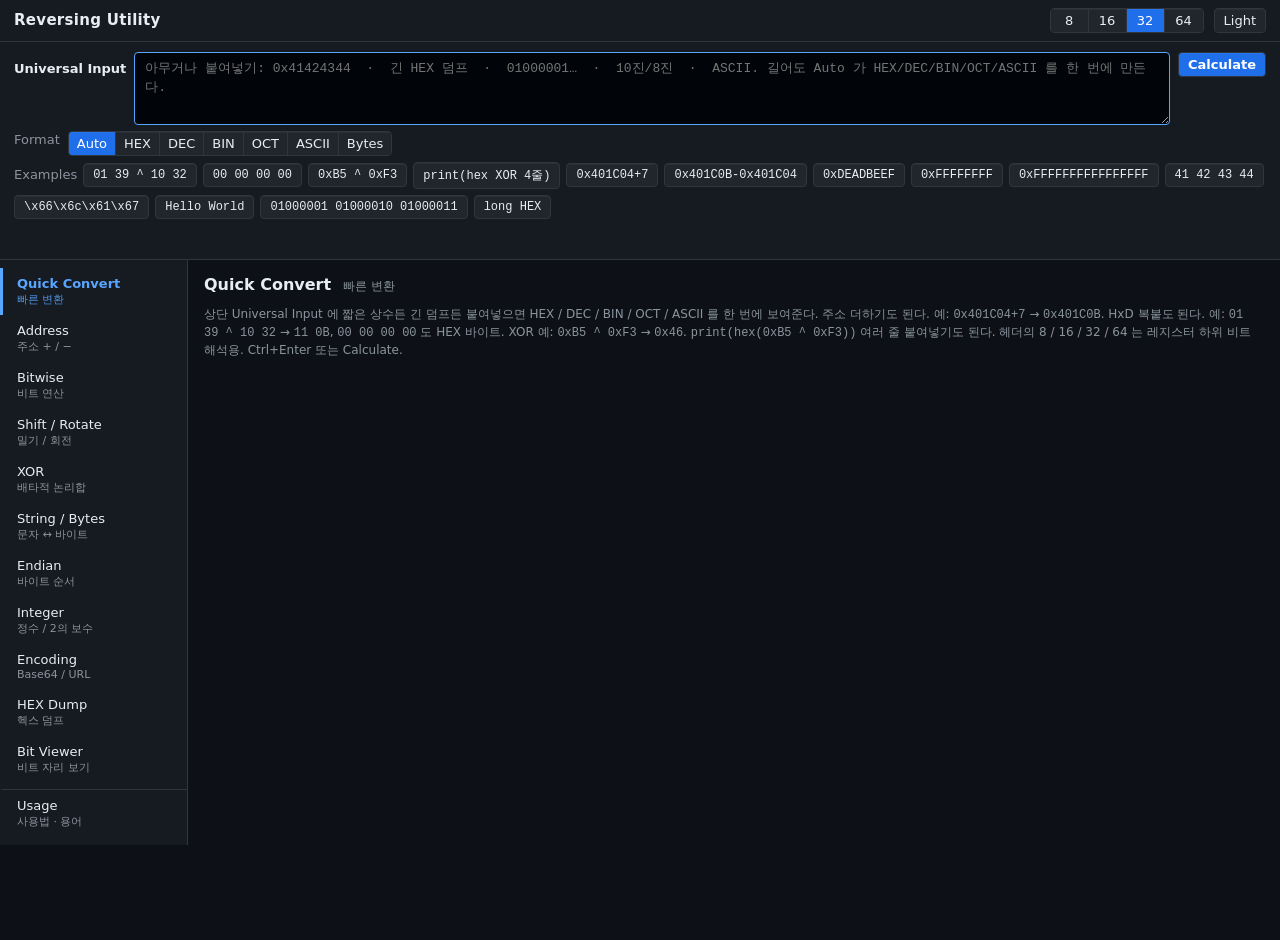
<file: index.html>
<!DOCTYPE html>
<html lang="en" data-theme="dark">
<head>
  <meta charset="UTF-8">
  <meta name="viewport" content="width=device-width, initial-scale=1">
  <meta name="referrer" content="no-referrer">
  <title>Reversing Utility</title>
  <link rel="stylesheet" href="css/style.css">
</head>
<body>
  <header class="app-header">
    <h1>Reversing Utility</h1>
    <div class="header-right">
      <div class="width-group" data-role="width" title="Bit width">
        <button type="button" data-width="8">8</button>
        <button type="button" data-width="16">16</button>
        <button type="button" data-width="32" class="active">32</button>
        <button type="button" data-width="64">64</button>
      </div>
      <button type="button" class="theme-btn" id="theme-toggle">Light</button>
    </div>
  </header>

  <section class="universal">
    <div class="universal-top">
      <label for="u-input">Universal Input</label>
      <textarea id="u-input" spellcheck="false" autocomplete="off" rows="3"
                placeholder="아무거나 붙여넣기: 0x41424344  ·  긴 HEX 덤프  ·  01000001…  ·  10진/8진  ·  ASCII. 길어도 Auto 가 HEX/DEC/BIN/OCT/ASCII 를 한 번에 만든다."></textarea>
      <button type="button" class="calc-btn" id="u-calc">Calculate</button>
    </div>
    <div class="universal-top">
      <span class="muted" style="color:var(--muted)">Format</span>
      <div class="fmt-group" id="u-format">
        <button type="button" data-fmt="auto" class="active">Auto</button>
        <button type="button" data-fmt="hex">HEX</button>
        <button type="button" data-fmt="dec">DEC</button>
        <button type="button" data-fmt="bin">BIN</button>
        <button type="button" data-fmt="oct">OCT</button>
        <button type="button" data-fmt="ascii">ASCII</button>
        <button type="button" data-fmt="bytes">Bytes</button>
      </div>
    </div>
    <div class="examples">
      <span>Examples</span>
      <button type="button" class="example-btn" data-example="01 39 ^ 10 32">01 39 ^ 10 32</button>
      <button type="button" class="example-btn" data-example="00 00 00 00">00 00 00 00</button>
      <button type="button" class="example-btn" data-example="0xB5 ^ 0xF3">0xB5 ^ 0xF3</button>
      <button type="button" class="example-btn" data-example="print(hex(0xB5 ^ 0xF3))
print(hex(0x21 ^ 0x0F))
print(hex(0xD0 ^ 0x1E))
print(hex(0xFE ^ 0xFA))">print(hex XOR 4줄)</button>
      <button type="button" class="example-btn" data-example="0x401C04+7">0x401C04+7</button>
      <button type="button" class="example-btn" data-example="0x401C0B-0x401C04">0x401C0B-0x401C04</button>
      <button type="button" class="example-btn" data-example="0xDEADBEEF">0xDEADBEEF</button>
      <button type="button" class="example-btn" data-example="0xFFFFFFFF">0xFFFFFFFF</button>
      <button type="button" class="example-btn" data-example="0xFFFFFFFFFFFFFFFF">0xFFFFFFFFFFFFFFFF</button>
      <button type="button" class="example-btn" data-example="41 42 43 44">41 42 43 44</button>
      <button type="button" class="example-btn" data-example="\x66\x6c\x61\x67">\x66\x6c\x61\x67</button>
      <button type="button" class="example-btn" data-example="Hello World">Hello World</button>
      <button type="button" class="example-btn" data-example="01000001 01000010 01000011">01000001 01000010 01000011</button>
      <button type="button" class="example-btn" data-example="48656c6c6f20576f726c64212048656c6c6f20576f726c64212048656c6c6f20576f726c6421">long HEX</button>
    </div>
    <div class="detected" id="u-detected"></div>
    <div class="error" id="u-error"></div>
    <div class="result-grid" id="u-results"></div>
  </section>

  <div class="layout">
    <nav class="sidebar" id="sidebar">
      <button type="button" class="nav-btn active" data-tool="convert">Quick Convert<span class="nav-ko">빠른 변환</span></button>
      <button type="button" class="nav-btn" data-tool="address">Address<span class="nav-ko">주소 + / −</span></button>
      <button type="button" class="nav-btn" data-tool="bitwise">Bitwise<span class="nav-ko">비트 연산</span></button>
      <button type="button" class="nav-btn" data-tool="shift">Shift / Rotate<span class="nav-ko">밀기 / 회전</span></button>
      <button type="button" class="nav-btn" data-tool="xor">XOR<span class="nav-ko">배타적 논리합</span></button>
      <button type="button" class="nav-btn" data-tool="bytes">String / Bytes<span class="nav-ko">문자 ↔ 바이트</span></button>
      <button type="button" class="nav-btn" data-tool="endian">Endian<span class="nav-ko">바이트 순서</span></button>
      <button type="button" class="nav-btn" data-tool="integer">Integer<span class="nav-ko">정수 / 2의 보수</span></button>
      <button type="button" class="nav-btn" data-tool="encoding">Encoding<span class="nav-ko">Base64 / URL</span></button>
      <button type="button" class="nav-btn" data-tool="dump">HEX Dump<span class="nav-ko">헥스 덤프</span></button>
      <button type="button" class="nav-btn" data-tool="bits">Bit Viewer<span class="nav-ko">비트 자리 보기</span></button>
      <button type="button" class="nav-btn nav-usage" data-tool="usage">Usage<span class="nav-ko">사용법 · 용어</span></button>
    </nav>

    <main class="main">
      <!-- Quick Convert: universal 영역이 본체. 여기서는 안내만. -->
      <section class="panel active" id="panel-convert">
        <h2>Quick Convert <small>빠른 변환</small></h2>
        <p class="hint">
          상단 Universal Input 에 짧은 상수든 긴 덤프든 붙여넣으면 HEX / DEC / BIN / OCT / ASCII 를 한 번에 보여준다.
          주소 더하기도 된다. 예: <code>0x401C04+7</code> → <code>0x401C0B</code>.
          HxD 복붙도 된다. 예: <code>01 39 ^ 10 32</code> → <code>11 0B</code>, <code>00 00 00 00</code> 도 HEX 바이트.
          XOR 예: <code>0xB5 ^ 0xF3</code> → <code>0x46</code>.
          <code>print(hex(0xB5 ^ 0xF3))</code> 여러 줄 붙여넣기도 된다.
          헤더의 8 / 16 / 32 / 64 는 레지스터 하위 비트 해석용. Ctrl+Enter 또는 Calculate.
        </p>
      </section>

      <section class="panel" id="panel-address">
        <h2>Address <small>주소 더하기 / 빼기</small></h2>
        <p class="hint">
          주소 계산은 더하기·빼기가 거의 전부다. A와 B를 넣으면 <strong>A+B</strong> 와 <strong>A−B</strong> 를 동시에 보여 준다.
          곱하기·나누기 버튼은 안 둔다. ×2/4/8 은 Shift(SHL)와 같고, 배열이면 아래 식에
          <code>0x401000 + 3*0x18</code> / <code>(0x401054-0x401000)/4</code> 처럼 넣으면 된다.
        </p>
        <div class="form-row">
          <div class="field">
            <label for="ad-expr">식 (붙여넣기)</label>
            <input type="text" id="ad-expr" spellcheck="false" autocomplete="off" placeholder="0x401C04 + 7  또는  0x401C0B - 0x401C04">
            <div class="error" id="ad-expr-err"></div>
          </div>
        </div>
        <div class="examples">
          <button type="button" class="example-btn" id="ad-ex-add" data-ad-expr="0x401C04 + 7">0x401C04 + 7</button>
          <button type="button" class="example-btn" id="ad-ex-sub" data-ad-expr="0x401C0B - 0x401C04">0x401C0B - 0x401C04</button>
          <button type="button" class="example-btn" id="ad-ex-idx" data-ad-expr="0x401000 + 3*0x18">0x401000 + 3*0x18</button>
        </div>
        <p class="hint">또는 칸을 나눠서 (더하기와 빼기를 둘 다 계산):</p>
        <div class="form-row">
          <div class="field">
            <label for="ad-a">A (베이스 / 주소)</label>
            <input type="text" id="ad-a" spellcheck="false" autocomplete="off" placeholder="0x401C04" value="0x401C04">
            <div class="error" id="ad-a-err"></div>
          </div>
          <div class="field">
            <label for="ad-b">B (오프셋 / 다른 주소)</label>
            <input type="text" id="ad-b" spellcheck="false" autocomplete="off" placeholder="7" value="7">
            <div class="error" id="ad-b-err"></div>
          </div>
        </div>
        <div class="error" id="ad-err"></div>
        <pre class="dump" id="ad-proof"></pre>
        <div class="op-grid" id="ad-ops"></div>
        <div id="ad-out"></div>
      </section>

      <section class="panel" id="panel-bitwise">
        <h2>Bitwise Calculator <small>비트 연산</small></h2>
        <p class="hint">A, B 와 bit width 로 AND / OR / XOR / NOT / ADD / SUB / MUL (mod 2^N) 을 동시에 계산한다. 전부 BigInt.</p>
        <div class="form-row">
          <div class="field">
            <label for="bw-a">A</label>
            <input type="text" id="bw-a" spellcheck="false" autocomplete="off" placeholder="0xF0">
            <div class="error" id="bw-a-err"></div>
          </div>
          <div class="field">
            <label for="bw-b">B</label>
            <input type="text" id="bw-b" spellcheck="false" autocomplete="off" placeholder="0x0F">
            <div class="error" id="bw-b-err"></div>
          </div>
          <div class="field narrow">
            <label>Width</label>
            <div class="width-group" data-role="width">
              <button type="button" data-width="8">8</button>
              <button type="button" data-width="16">16</button>
              <button type="button" data-width="32" class="active">32</button>
              <button type="button" data-width="64">64</button>
            </div>
          </div>
        </div>
        <div class="op-grid" id="bw-ops"></div>
      </section>

      <section class="panel" id="panel-shift">
        <h2>Shift / Rotate <small>밀기 / 회전</small></h2>
        <p class="hint">SHL / SHR / SAR / ROL / ROR. Rotate 는 선택한 bit width 로 wrap 된다.</p>
        <div class="form-row">
          <div class="field">
            <label for="sh-val">Value</label>
            <input type="text" id="sh-val" spellcheck="false" autocomplete="off" placeholder="0x81">
            <div class="error" id="sh-val-err"></div>
          </div>
          <div class="field narrow">
            <label for="sh-count">Shift Count</label>
            <input type="text" id="sh-count" spellcheck="false" autocomplete="off" placeholder="1" value="1">
            <div class="error" id="sh-count-err"></div>
          </div>
          <div class="field narrow">
            <label>Width</label>
            <div class="width-group" data-role="width">
              <button type="button" data-width="8">8</button>
              <button type="button" data-width="16">16</button>
              <button type="button" data-width="32" class="active">32</button>
              <button type="button" data-width="64">64</button>
            </div>
          </div>
        </div>
        <div class="op-grid" id="sh-ops"></div>
      </section>

      <section class="panel" id="panel-xor">
        <h2>XOR Tool <small>배타적 논리합</small></h2>

        <h3>암호문 XOR 평문가정 = 키</h3>
        <p class="hint">
          암호문과 “이 평문일 것이다”를 XOR 하면 키가 나온다. 파이썬으로
          <code>print(hex(0xB5 ^ 0xF3))</code> 를 여러 줄 짜지 말고 여기다 붙여넣으면 된다.
        </p>
        <div class="form-row">
          <div class="field">
            <label for="xc-ct">암호문 (HEX)</label>
            <textarea id="xc-ct" spellcheck="false" placeholder="B5 21 D0 FE">B5 21 D0 FE</textarea>
            <div class="error" id="xc-ct-err"></div>
          </div>
          <div class="field">
            <label for="xc-pt">평문가정 (HEX 또는 ASCII)</label>
            <textarea id="xc-pt" spellcheck="false" placeholder="F3 0F 1E FA">F3 0F 1E FA</textarea>
            <div class="error" id="xc-pt-err"></div>
          </div>
        </div>
        <div class="form-row">
          <div class="field narrow">
            <label for="xc-pt-fmt">평문 형식</label>
            <select id="xc-pt-fmt">
              <option value="hex" selected>HEX</option>
              <option value="ascii">ASCII</option>
            </select>
          </div>
        </div>
        <pre class="dump" id="xc-proof"></pre>
        <div id="xc-out"></div>

        <h3>Numeric XOR</h3>
        <p class="hint">정수 XOR. Bitwise 탭의 XOR 과 같다.</p>
        <div class="form-row">
          <div class="field">
            <label for="xn-a">Value A</label>
            <input type="text" id="xn-a" spellcheck="false" autocomplete="off" placeholder="0x41">
            <div class="error" id="xn-a-err"></div>
          </div>
          <div class="field">
            <label for="xn-b">Value B</label>
            <input type="text" id="xn-b" spellcheck="false" autocomplete="off" placeholder="0x20">
            <div class="error" id="xn-b-err"></div>
          </div>
        </div>
        <div class="op-grid" id="xn-ops"></div>

        <h3>String / Byte XOR</h3>
        <p class="hint">ASCII XOR ASCII, HEX XOR HEX, ASCII XOR HEX Key, HEX XOR ASCII Key. 길이가 같아야 한다.</p>
        <div class="form-row">
          <div class="field">
            <label for="xs-data">Data</label>
            <textarea id="xs-data" spellcheck="false" placeholder="Hello"></textarea>
            <div class="error" id="xs-data-err"></div>
          </div>
          <div class="field">
            <label for="xs-key">Key</label>
            <textarea id="xs-key" spellcheck="false" placeholder="key!!"></textarea>
            <div class="error" id="xs-key-err"></div>
          </div>
        </div>
        <div class="form-row">
          <div class="field narrow">
            <label for="xs-data-fmt">Data format</label>
            <select id="xs-data-fmt">
              <option value="ascii">ASCII</option>
              <option value="hex">HEX</option>
            </select>
          </div>
          <div class="field narrow">
            <label for="xs-key-fmt">Key format</label>
            <select id="xs-key-fmt">
              <option value="ascii">ASCII</option>
              <option value="hex">HEX</option>
            </select>
          </div>
        </div>
        <div id="xs-out"></div>

        <h3>Repeating-key XOR</h3>
        <p class="hint">키가 데이터 길이만큼 반복된다. 예: Data <code>48 65 6c 6c 6f</code> / Key <code>KEY</code>.</p>
        <div class="form-row">
          <div class="field">
            <label for="xr-data">Data</label>
            <textarea id="xr-data" spellcheck="false" placeholder="48 65 6c 6c 6f"></textarea>
            <div class="error" id="xr-data-err"></div>
          </div>
          <div class="field">
            <label for="xr-key">Key</label>
            <textarea id="xr-key" spellcheck="false" placeholder="KEY"></textarea>
            <div class="error" id="xr-key-err"></div>
          </div>
        </div>
        <div class="form-row">
          <div class="field narrow">
            <label for="xr-data-fmt">Data format</label>
            <select id="xr-data-fmt">
              <option value="hex" selected>HEX</option>
              <option value="ascii">ASCII</option>
            </select>
          </div>
          <div class="field narrow">
            <label for="xr-key-fmt">Key format</label>
            <select id="xr-key-fmt">
              <option value="ascii" selected>ASCII</option>
              <option value="hex">HEX</option>
            </select>
          </div>
        </div>
        <div id="xr-out"></div>

        <h3>Single-byte XOR Bruteforce</h3>
        <p class="hint">키 0x00–0xFF 전부 시도. printable ASCII 점수 높은 순.</p>
        <div class="form-row">
          <div class="field">
            <label for="xb-data">Data</label>
            <textarea id="xb-data" spellcheck="false" placeholder="1a 0c 09 06 06"></textarea>
            <div class="error" id="xb-data-err"></div>
          </div>
          <div class="field narrow">
            <label for="xb-fmt">Format</label>
            <select id="xb-fmt">
              <option value="hex">HEX</option>
              <option value="ascii">ASCII</option>
            </select>
          </div>
        </div>
        <div class="table-wrap" id="xb-table"></div>
      </section>

      <section class="panel" id="panel-bytes">
        <h2>String / Bytes <small>문자 ↔ 바이트</small></h2>
        <p class="hint">ASCII ↔ HEX ↔ Binary. HEX 는 41424344, 41 42 43 44, 41:42:43:44, 0x41 0x42, \x41\x42 모두 허용.</p>
        <div class="form-row">
          <div class="field narrow">
            <label for="by-mode">Conversion</label>
            <select id="by-mode">
              <option value="ascii-hex">ASCII → HEX</option>
              <option value="hex-ascii">HEX → ASCII</option>
              <option value="ascii-bin">ASCII → Binary</option>
              <option value="bin-ascii">Binary → ASCII</option>
              <option value="hex-bin">HEX → Binary</option>
              <option value="bin-hex">Binary → HEX</option>
            </select>
          </div>
        </div>
        <div class="form-row">
          <div class="field">
            <label for="by-in">Input</label>
            <textarea id="by-in" spellcheck="false" placeholder="ABC"></textarea>
            <div class="error" id="by-in-err"></div>
          </div>
        </div>
        <div id="by-out"></div>

        <h3>Byte padding</h3>
        <div class="form-row">
          <div class="field">
            <label for="pad-in">HEX bytes</label>
            <input type="text" id="pad-in" spellcheck="false" autocomplete="off" placeholder="41 42">
            <div class="error" id="pad-in-err"></div>
          </div>
          <div class="field narrow">
            <label for="pad-len">Pad to (bytes)</label>
            <select id="pad-len">
              <option>2</option>
              <option selected>4</option>
              <option>8</option>
              <option>16</option>
            </select>
          </div>
          <div class="field narrow">
            <label for="pad-side">Side</label>
            <select id="pad-side">
              <option value="left">Left (MSB 00)</option>
              <option value="right">Right (LSB 00)</option>
            </select>
          </div>
        </div>
        <div id="pad-out"></div>
      </section>

      <section class="panel" id="panel-endian">
        <h2>Endian Converter <small>바이트 순서</small></h2>
        <p class="hint">Big Endian ↔ Little Endian. 2 / 4 / 8 byte 단위. 예: 12 34 56 78 → 78 56 34 12.</p>
        <div class="form-row">
          <div class="field">
            <label for="en-in">HEX bytes</label>
            <input type="text" id="en-in" spellcheck="false" autocomplete="off" placeholder="12 34 56 78">
            <div class="error" id="en-in-err"></div>
          </div>
          <div class="field narrow">
            <label for="en-unit">Unit</label>
            <select id="en-unit">
              <option value="2">2 bytes</option>
              <option value="4" selected>4 bytes</option>
              <option value="8">8 bytes</option>
            </select>
          </div>
        </div>
        <div id="en-out"></div>

        <h3>Integer BSWAP</h3>
        <p class="hint">선택한 bit width 의 바이트 순서를 뒤집는다. 32bit 0x12345678 → 0x78563412.</p>
        <div class="form-row">
          <div class="field">
            <label for="bs-in">Value</label>
            <input type="text" id="bs-in" spellcheck="false" autocomplete="off" placeholder="0x12345678">
            <div class="error" id="bs-in-err"></div>
          </div>
        </div>
        <div id="bs-out"></div>
      </section>

      <section class="panel" id="panel-integer">
        <h2>Integer Interpreter <small>정수 / 2의 보수</small></h2>
        <p class="hint">같은 비트 패턴을 signed / unsigned / HEX / BIN 으로 본다. 폭에 안 맞으면 하위 비트를 자르고 truncated 표시.</p>
        <div class="form-row">
          <div class="field">
            <label for="int-in">Value</label>
            <input type="text" id="int-in" spellcheck="false" autocomplete="off" placeholder="0xFFFFFFFF">
            <div class="error" id="int-in-err"></div>
          </div>
        </div>
        <div class="table-wrap" id="int-table"></div>

        <h3>Two's Complement</h3>
        <p class="hint">Original, Binary, 2의 보수 (부정), Signed / Unsigned 해석.</p>
        <div class="form-row">
          <div class="field">
            <label for="tc-in">Value</label>
            <input type="text" id="tc-in" spellcheck="false" autocomplete="off" placeholder="5">
            <div class="error" id="tc-in-err"></div>
          </div>
        </div>
        <div id="tc-out"></div>

        <h3>Bit extras</h3>
        <p class="hint">Nibble swap, bit reverse, popcount, parity. 입력은 위의 Integer Value 를 사용한다.</p>
        <div id="ex-out"></div>
      </section>

      <section class="panel" id="panel-encoding">
        <h2>Encoding <small>Base64 / URL</small></h2>
        <p class="hint">보조 기능. Base64 / URL. 브라우저 내장 API 만 사용하며 네트워크 요청은 없다.</p>
        <div class="split-2">
          <div>
            <h3>Base64 Encode</h3>
            <div class="field">
              <label for="b64e-in">Input (ASCII / bytes as text)</label>
              <textarea id="b64e-in" spellcheck="false" placeholder="Hello"></textarea>
            </div>
            <div id="b64e-out"></div>
          </div>
          <div>
            <h3>Base64 Decode</h3>
            <div class="field">
              <label for="b64d-in">Base64</label>
              <textarea id="b64d-in" spellcheck="false" placeholder="SGVsbG8="></textarea>
              <div class="error" id="b64d-err"></div>
            </div>
            <div id="b64d-out"></div>
          </div>
          <div>
            <h3>URL Encode</h3>
            <div class="field">
              <label for="urle-in">Input</label>
              <textarea id="urle-in" spellcheck="false" placeholder="a b=c"></textarea>
            </div>
            <div id="urle-out"></div>
          </div>
          <div>
            <h3>URL Decode</h3>
            <div class="field">
              <label for="urld-in">Input</label>
              <textarea id="urld-in" spellcheck="false" placeholder="a%20b%3Dc"></textarea>
              <div class="error" id="urld-err"></div>
            </div>
            <div id="urld-out"></div>
          </div>
        </div>
      </section>

      <section class="panel" id="panel-dump">
        <h2>HEX Dump <small>헥스 덤프</small></h2>
        <p class="hint">문자열 또는 HEX 를 hexdump 형식으로 보여준다.</p>
        <div class="form-row">
          <div class="field">
            <label for="hd-in">Input</label>
            <textarea id="hd-in" spellcheck="false" placeholder="Hello World"></textarea>
            <div class="error" id="hd-in-err"></div>
          </div>
        </div>
        <div class="form-row">
          <div class="field narrow">
            <label for="hd-fmt">Format</label>
            <select id="hd-fmt">
              <option value="ascii">ASCII</option>
              <option value="hex">HEX</option>
            </select>
          </div>
          <div class="field narrow">
            <label for="hd-width">Bytes / line</label>
            <select id="hd-width">
              <option value="8">8</option>
              <option value="16" selected>16</option>
            </select>
          </div>
        </div>
        <div class="inline-copy">
          <pre class="dump" id="hd-out"></pre>
          <button type="button" class="copy-btn" data-copy="#hd-out">Copy</button>
        </div>
      </section>

      <section class="panel" id="panel-bits">
        <h2>Bit Viewer <small>비트 자리 보기</small></h2>
        <p class="hint">어셈블리 bit mask 확인용. 예: 0xA5 → 7..0 = 1 0 1 0 0 1 0 1</p>
        <div class="form-row">
          <div class="field">
            <label for="bv-in">Value</label>
            <input type="text" id="bv-in" spellcheck="false" autocomplete="off" placeholder="0xA5">
            <div class="error" id="bv-in-err"></div>
          </div>
        </div>
        <div id="bv-meta"></div>
        <div class="bit-table" id="bv-table"></div>
      </section>

      <section class="panel panel-usage" id="panel-usage">
        <h2>Usage <small>사용법 · 용어 찾기</small></h2>
        <p class="hint">영어 이름이 기억 안 나면 여기만 보면 된다. 단어 뜻을 먼저 보고, 아래에서 도구를 고른다.</p>

        <h3>자주 까먹는 단어</h3>
        <div class="table-wrap">
          <table class="glossary">
            <thead>
              <tr><th>영어</th><th>한국어</th><th>한 줄 설명</th></tr>
            </thead>
            <tbody>
              <tr><td>HEX</td><td>16진수</td><td>0~9, A~F. 예: 0x41 = 65 = 문자 A</td></tr>
              <tr><td>DEC</td><td>10진수</td><td>평소에 쓰는 숫자. 65, 1094861636</td></tr>
              <tr><td>BIN</td><td>2진수</td><td>0과 1. 컴퓨터가 실제로 다루는 비트</td></tr>
              <tr><td>OCT</td><td>8진수</td><td>0~7. 유닉스 권한 0755 같은 데 나옴</td></tr>
              <tr><td>ASCII</td><td>문자</td><td>숫자 코드를 글자로. 0x41 → A, 0x20 → 공백</td></tr>
              <tr><td>Bytes</td><td>바이트 배열</td><td>8비트 묶음. 41 42 43 44</td></tr>
              <tr><td>Bit</td><td>비트</td><td>0 또는 1 한 자리. 8비트가 1바이트</td></tr>
              <tr><td>Nibble</td><td>니블</td><td>4비트 = HEX 숫자 하나. 0xA 는 1010</td></tr>
              <tr><td>Signed</td><td>부호 있는 정수</td><td>음수 가능. 8bit 0xFF = -1</td></tr>
              <tr><td>Unsigned</td><td>부호 없는 정수</td><td>0 이상만. 8bit 0xFF = 255</td></tr>
              <tr><td>Endian</td><td>엔디안</td><td>바이트를 앞에 둘지 뒤에 둘지. intel은 보통 Little</td></tr>
              <tr><td>Big Endian</td><td>빅 엔디안</td><td>큰 자리 바이트가 먼저. 12 34 56 78</td></tr>
              <tr><td>Little Endian</td><td>리틀 엔디안</td><td>작은 자리 바이트가 먼저. 78 56 34 12</td></tr>
              <tr><td>AND</td><td>논리곱</td><td>둘 다 1이어야 1. and eax, 0xff → 하위 1바이트만 남김</td></tr>
              <tr><td>OR</td><td>논리합</td><td>하나라도 1이면 1. 비트를 켜는 용도</td></tr>
              <tr><td>XOR</td><td>배타적 논리합</td><td>서로 다르면 1. 암호/난독화에 매우 자주 나옴</td></tr>
              <tr><td>NOT</td><td>비트 반전</td><td>0↔1. 1의 보수</td></tr>
              <tr><td>SHL</td><td>왼쪽 시프트</td><td>비트를 왼쪽으로 밀기. 빈자리는 0. 대략 ×2</td></tr>
              <tr><td>SHR</td><td>오른쪽 시프트</td><td>오른쪽으로 밀기. 빈자리는 0. 대략 ÷2</td></tr>
              <tr><td>SAR</td><td>산술 오른쪽 시프트</td><td>SHR인데 부호 비트(맨 앞)를 유지. 음수가 음수로 남음</td></tr>
              <tr><td>ROL / ROR</td><td>왼쪽/오른쪽 회전</td><td>밀려 나간 비트가 반대쪽으로 다시 들어옴</td></tr>
              <tr><td>Two's Complement</td><td>2의 보수</td><td>음수 표현. 비트 뒤집고 +1. 5 → -5 비트패턴</td></tr>
              <tr><td>BSWAP</td><td>바이트 스왑</td><td>정수 안의 바이트 순서를 뒤집음. 엔디안 변환</td></tr>
              <tr><td>Popcount</td><td>1의 개수</td><td>켜진 비트 몇 개인지</td></tr>
              <tr><td>Parity</td><td>패리티</td><td>1의 개수가 짝수인지 홀수인지</td></tr>
              <tr><td>Base64</td><td>베이스64</td><td>바이너리를 글자(A-Za-z0-9+/)로 인코딩</td></tr>
              <tr><td>Mask</td><td>마스크</td><td>원하는 비트만 남기는 값. 0xFF, 0x0F 등</td></tr>
            </tbody>
          </table>
        </div>

        <h3>위쪽 Universal Input</h3>
        <p>아무거나 붙여넣으면 HEX·10진·2진·8진·문자로 동시에 보여 준다. 길어도 된다.</p>
        <ul class="usage-list">
          <li>예: <code>0x401C04+7</code> → <code>0x401C0B</code> (주소 더하기)</li>
          <li>예: <code>0x41424344</code> → 문자 <code>ABCD</code>, 리틀엔디안 <code>44 43 42 41</code></li>
          <li>예: <code>41 42 43 44</code> 처럼 공백 있는 HEX 덤프도 인식</li>
          <li>예: <code>01000001</code> 긴 0/1 은 2진으로 본다</li>
          <li>형식이 애매하면 위 Format 버튼으로 HEX / DEC / BIN / OCT / ASCII 를 강제</li>
          <li>헤더의 8/16/32/64 는 <strong>레지스터 폭</strong>이다. 전체 값은 잘리지 않고, 아래쪽에만 “32-bit signed” 같은 해석을 붙인다</li>
          <li>계산: 입력 후 잠깐 기다리거나 <strong>Calculate</strong> / <strong>Ctrl+Enter</strong></li>
          <li>결과 오른쪽 Copy. 화면이 잘려 보여도 Copy 는 전체</li>
        </ul>
        <button type="button" class="jump-tool" data-jump="convert">Quick Convert 열기</button>

        <h3>각 메뉴가 하는 일</h3>

        <article class="usage-card">
          <h4>Quick Convert — 빠른 변환</h4>
          <p>상단 입력칸이 본체. 상수를 하나 만났을 때 제일 먼저 여기.</p>
          <p class="usage-when">언제: <code>cmp eax, 0x41424344</code> 의 값이 문자인지, 엔디안을 바꾸면 뭔지 보고 싶을 때</p>
          <button type="button" class="jump-tool" data-jump="convert">열기</button>
        </article>

        <article class="usage-card">
          <h4>Address — 주소 더하기 / 빼기</h4>
          <p>A, B 를 넣으면 <strong>A+B</strong> 와 <strong>A−B</strong> 를 동시에 보여 준다. 비트 폭으로 자르지 않는다.</p>
          <p><code>0x401C04 + 7 = 0x401C0B</code> / <code>0x401C0B - 0x401C04 = 7</code></p>
          <p class="usage-when">곱·나누기 버튼은 없다. ×2/4/8 은 Shift 탭(SHL)과 같고, 배열/구조체는 식에 <code>0x401000+3*0x18</code>, <code>(0x401054-0x401000)/4</code> 로 넣는다.</p>
          <button type="button" class="jump-tool" data-jump="address">열기</button>
        </article>

        <article class="usage-card">
          <h4>Bitwise — 비트 연산 (AND / OR / XOR / NOT)</h4>
          <p>두 수 A, B 를 넣고 논리 연산을 한 번에 본다. 결과는 HEX·10진·2진.</p>
          <p class="usage-when">언제: <code>and eax, 0xff</code> / <code>or al, 1</code> / <code>xor eax, 0x1337</code></p>
          <button type="button" class="jump-tool" data-jump="bitwise">열기</button>
        </article>

        <article class="usage-card">
          <h4>Shift / Rotate — 밀기 / 회전</h4>
          <p>SHL·SHR·SAR 는 밀기, ROL·ROR 는 회전. 비트 폭만큼 돌아간다.</p>
          <p class="usage-when">언제: <code>rol eax, 5</code> / <code>shr al, 1</code> / <code>sar eax, 2</code></p>
          <ul class="usage-list">
            <li>ROL8(0x81, 1) = 0x03 &nbsp; (10000001 → 00000011)</li>
            <li>ROR8(0x01, 1) = 0x80 &nbsp; (00000001 → 10000000)</li>
          </ul>
          <button type="button" class="jump-tool" data-jump="shift">열기</button>
        </article>

        <article class="usage-card">
          <h4>XOR — 배타적 논리합</h4>
          <p><strong>암호문 XOR 평문가정 = 키.</strong> 예: 암호문 <code>B5 21 D0 FE</code>, 평문 <code>F3 0F 1E FA</code> → 키 <code>46 2E CE 04</code>.</p>
          <p>HxD에서 복사한 공백 HEX도 된다. <code>01 39 ^ 10 32</code> → <code>11 0B</code>, <code>00 00 00 00</code> 도 그대로 바이트.</p>
          <p>상단에 <code>0xB5 ^ 0xF3</code> 또는 파이썬 <code>print(hex(0xB5 ^ 0xF3))</code> 여러 줄을 그대로 붙여넣어도 된다.</p>
          <p class="usage-when">언제: 바이너리에서 본 HEX가 알려진 문자열(F3 0F 1E FA = endbr64 앞부분 등)과 XOR 된 키를 찾을 때</p>
          <button type="button" class="jump-tool" data-jump="xor">열기</button>
        </article>

        <article class="usage-card">
          <h4>String / Bytes — 문자 ↔ 바이트</h4>
          <p>ABC ↔ 41 42 43, 문자 ↔ 2진. HEX 는 붙여쓰기, 공백, 콜론, \x41 모두 됨.</p>
          <p class="usage-when">언제: 패킷/파일 앞부분을 글자로 읽고 싶을 때, 셸코드 HEX 를 ASCII 로 볼 때</p>
          <button type="button" class="jump-tool" data-jump="bytes">열기</button>
        </article>

        <article class="usage-card">
          <h4>Endian — 바이트 순서</h4>
          <p>12 34 56 78 → 78 56 34 12. 2/4/8 바이트 단위. BSWAP 은 정수 통째로 뒤집기.</p>
          <p class="usage-when">언제: IDA/gdb 에서 본 eax 값과 메모리 덤프 순서가 안 맞을 때. x86은 보통 Little Endian.</p>
          <button type="button" class="jump-tool" data-jump="endian">열기</button>
        </article>

        <article class="usage-card">
          <h4>Integer — 정수 / 2의 보수</h4>
          <p>같은 비트를 8/16/32/64bit signed·unsigned 로 같이 본다. 2의 보수로 부호 반전도 함.</p>
          <p class="usage-when">언제: <code>0xFFFFFFFF</code> 가 -1 인지 4294967295 인지, <code>cmp</code> 직후 조건을 볼 때</p>
          <button type="button" class="jump-tool" data-jump="integer">열기</button>
        </article>

        <article class="usage-card">
          <h4>Encoding — Base64 / URL</h4>
          <p>글자를 Base64 또는 URL 인코딩/디코딩. 보조 기능.</p>
          <p class="usage-when">언제: 설정 문자열이 <code>SGVsbG8=</code> 처럼 보이거나, <code>%20</code> 이 섞여 있을 때</p>
          <button type="button" class="jump-tool" data-jump="encoding">열기</button>
        </article>

        <article class="usage-card">
          <h4>HEX Dump — 헥스 덤프</h4>
          <p>왼쪽 주소, 가운데 HEX, 오른쪽 ASCII. 짧은 버퍼를 파일 덤프처럼 봄.</p>
          <p class="usage-when">언제: 문자와 HEX 를 나란히 보고 싶을 때</p>
          <button type="button" class="jump-tool" data-jump="dump">열기</button>
        </article>

        <article class="usage-card">
          <h4>Bit Viewer — 비트 자리 보기</h4>
          <p>어느 비트 번호가 1인지. <code>test eax, 0xA5</code> 마스크 분석.</p>
          <p class="usage-when">언제: “7번 비트가 켜져 있나?” 를 눈으로 확인할 때</p>
          <button type="button" class="jump-tool" data-jump="bits">열기</button>
        </article>

        <h3>입력 형식 치트시트</h3>
        <div class="table-wrap">
          <table class="glossary">
            <thead>
              <tr><th>이렇게 넣으면</th><th>이렇게 읽음</th></tr>
            </thead>
            <tbody>
              <tr><td><code>1234</code></td><td>10진수</td></tr>
              <tr><td><code>0x1234</code> / <code>1234h</code></td><td>16진수</td></tr>
              <tr><td><code>0b1010</code> / <code>1010b</code></td><td>2진수</td></tr>
              <tr><td><code>0o755</code></td><td>8진수</td></tr>
              <tr><td><code>41 42 43 44</code> / <code>41:42:43:44</code></td><td>HEX 바이트</td></tr>
              <tr><td><code>\x41\x42</code></td><td>C 언어 이스케이프</td></tr>
              <tr><td><code>Hello</code></td><td>ASCII 문자</td></tr>
            </tbody>
          </table>
        </div>

        <h3>단축키</h3>
        <ul class="usage-list">
          <li><strong>Enter</strong> — 한 줄 칸에서 계산</li>
          <li><strong>Ctrl+Enter</strong> — 여러 줄(Universal Input)에서 계산</li>
          <li>브라우저 기본 단축키(Ctrl+L 주소창 등)는 안 가로챔</li>
        </ul>
      </section>
    </main>
  </div>

  <!-- ES module 금지: file:// CORS. 일반 script 순서 로드. -->
  <script src="js/utils.js"></script>
  <script src="js/parser.js"></script>
  <script src="js/bitwise.js"></script>
  <script src="js/endian.js"></script>
  <script src="js/xor.js"></script>
  <script src="js/converter.js"></script>
  <script src="js/app.js"></script>
</body>
</html>
</file>
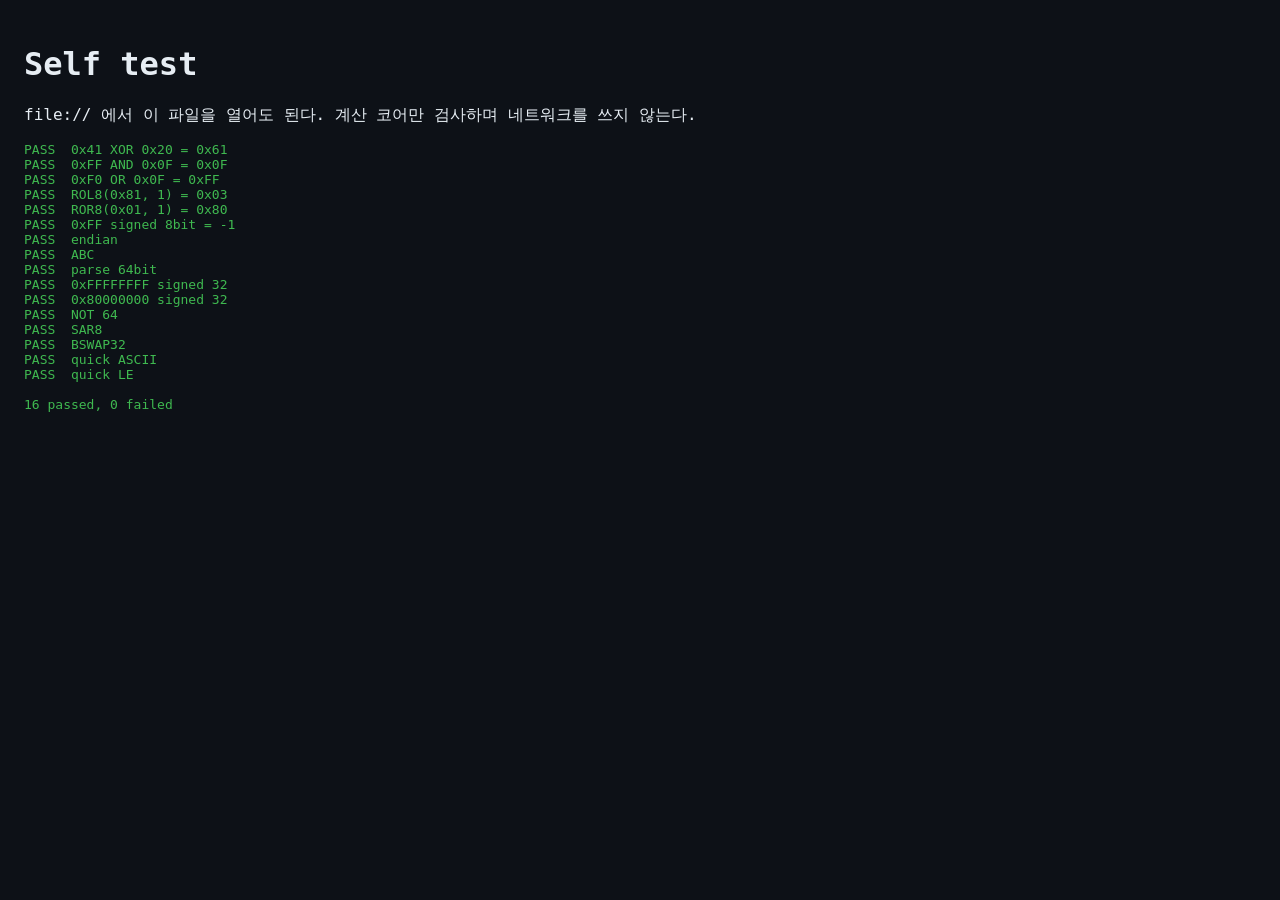
<file: tests/browser.html>
<!DOCTYPE html>
<html lang="en">
<head>
  <meta charset="UTF-8">
  <title>Reversing Utility — self test</title>
  <style>
    body { font-family: ui-monospace, Consolas, monospace; background: #0d1117; color: #e6edf3; padding: 16px; }
    .pass { color: #3fb950; }
    .fail { color: #f85149; }
    pre { white-space: pre-wrap; }
  </style>
</head>
<body>
  <h1>Self test</h1>
  <p>file:// 에서 이 파일을 열어도 된다. 계산 코어만 검사하며 네트워크를 쓰지 않는다.</p>
  <pre id="out">running...</pre>
  <script src="../js/utils.js"></script>
  <script src="../js/parser.js"></script>
  <script src="../js/bitwise.js"></script>
  <script src="../js/endian.js"></script>
  <script src="../js/xor.js"></script>
  <script src="../js/converter.js"></script>
  <script>
    (function () {
      var lines = [];
      var failed = 0;
      var passed = 0;
      function eq(actual, expected, name) {
        var a = typeof actual === "bigint" ? actual.toString() : String(actual);
        var e = typeof expected === "bigint" ? expected.toString() : String(expected);
        if (a === e) {
          passed++;
          lines.push("PASS  " + name);
        } else {
          failed++;
          lines.push("FAIL  " + name + "  expected=" + e + " actual=" + a);
        }
      }
      eq(RU.xor(0x41n, 0x20n, 8), 0x61n, "0x41 XOR 0x20 = 0x61");
      eq(RU.and(0xffn, 0x0fn, 8), 0x0fn, "0xFF AND 0x0F = 0x0F");
      eq(RU.or(0xf0n, 0x0fn, 8), 0xffn, "0xF0 OR 0x0F = 0xFF");
      eq(RU.rotateLeft(0x81n, 1, 8), 0x03n, "ROL8(0x81, 1) = 0x03");
      eq(RU.rotateRight(0x01n, 1, 8), 0x80n, "ROR8(0x01, 1) = 0x80");
      eq(RU.toSigned(0xffn, 8), -1n, "0xFF signed 8bit = -1");
      eq(RU.bytesToHex(RU.reverseEndian([0x12, 0x34, 0x56, 0x78], 4).bytes), "78 56 34 12", "endian");
      eq(RU.asciiToHex("ABC"), "41 42 43", "ABC");
      eq(RU.parseInteger("0xFFFFFFFFFFFFFFFF").value, 0xffffffffffffffffn, "parse 64bit");
      eq(RU.toSigned(0xffffffffn, 32), -1n, "0xFFFFFFFF signed 32");
      eq(RU.toSigned(0x80000000n, 32), -2147483648n, "0x80000000 signed 32");
      eq(RU.not(0n, 64), 0xffffffffffffffffn, "NOT 64");
      eq(RU.sar(0x80n, 1, 8), 0xc0n, "SAR8");
      eq(RU.byteSwap(0x12345678n, 32), 0x78563412n, "BSWAP32");
      var q = RU.quickConvert(RU.normalizeAnalysis(RU.analyzeInput("0x41424344"), 32));
      eq(q.ascii, "ABCD", "quick ASCII");
      eq(q.littleEndian, "44 43 42 41", "quick LE");
      var summary = passed + " passed, " + failed + " failed";
      lines.push("");
      lines.push(summary);
      var out = document.getElementById("out");
      out.textContent = lines.join("\n");
      out.className = failed ? "fail" : "pass";
      document.title = (failed ? "FAIL" : "PASS") + " — " + summary;
    })();
  </script>
</body>
</html>
</file>
<file: css/style.css>
/* 기능 구분과 입력 속도를 우선. 외부 폰트/CDN 없음. */
:root {
  --bg: #0d1117;
  --bg-elev: #161b22;
  --bg-input: #010409;
  --border: #30363d;
  --border-strong: #484f58;
  --text: #e6edf3;
  --muted: #8b949e;
  --accent: #58a6ff;
  --accent-dim: #1f6feb;
  --ok: #3fb950;
  --warn: #d29922;
  --err: #f85149;
  --chip: #21262d;
  --active: #1f6feb;
  --row-alt: #0d1117;
  --shadow: 0 1px 0 rgba(255, 255, 255, 0.04) inset;
  --mono: ui-monospace, SFMono-Regular, "SF Mono", Consolas, "Liberation Mono", Menlo, monospace;
  --sans: "Segoe UI", system-ui, -apple-system, sans-serif;
  --sidebar: 188px;
}

[data-theme="light"] {
  --bg: #f6f8fa;
  --bg-elev: #ffffff;
  --bg-input: #ffffff;
  --border: #d0d7de;
  --border-strong: #8c959f;
  --text: #1f2328;
  --muted: #656d76;
  --accent: #0969da;
  --accent-dim: #0550ae;
  --ok: #1a7f37;
  --warn: #9a6700;
  --err: #cf222e;
  --chip: #eaeef2;
  --active: #0969da;
  --row-alt: #f6f8fa;
  --shadow: none;
}

* { box-sizing: border-box; }

html, body {
  margin: 0;
  padding: 0;
  background: var(--bg);
  color: var(--text);
  font-family: var(--sans);
  font-size: 13px;
  line-height: 1.4;
  min-height: 100%;
}

button, input, select, textarea {
  font-family: inherit;
  font-size: inherit;
  color: var(--text);
}

code, .mono, input[type="text"], textarea, .value {
  font-family: var(--mono);
}

.app-header {
  display: flex;
  align-items: center;
  justify-content: space-between;
  gap: 12px;
  padding: 8px 14px;
  border-bottom: 1px solid var(--border);
  background: var(--bg-elev);
  position: sticky;
  top: 0;
  z-index: 20;
}

.app-header h1 {
  margin: 0;
  font-size: 15px;
  font-weight: 650;
  letter-spacing: 0.02em;
}

.header-right {
  display: flex;
  align-items: center;
  gap: 10px;
}

.width-group {
  display: inline-flex;
  border: 1px solid var(--border);
  border-radius: 4px;
  overflow: hidden;
}

.width-group button,
.fmt-group button,
.tool-btn,
.example-btn,
.copy-btn,
.theme-btn,
.calc-btn {
  background: var(--chip);
  border: 0;
  color: var(--text);
  padding: 4px 9px;
  cursor: pointer;
  box-shadow: var(--shadow);
}

.width-group button {
  border-right: 1px solid var(--border);
  min-width: 38px;
}

.width-group button:last-child { border-right: 0; }

.width-group button.active,
.fmt-group button.active,
.nav-btn.active {
  background: var(--active);
  color: #fff;
}

.width-group button:hover,
.fmt-group button:hover,
.tool-btn:hover,
.example-btn:hover,
.copy-btn:hover,
.theme-btn:hover,
.calc-btn:hover,
.nav-btn:hover {
  filter: brightness(1.12);
}

.theme-btn, .calc-btn {
  border: 1px solid var(--border);
  border-radius: 4px;
}

.calc-btn {
  background: var(--accent-dim);
  color: #fff;
  font-weight: 600;
}

.universal {
  padding: 10px 14px 12px;
  border-bottom: 1px solid var(--border);
  background: var(--bg-elev);
}

.universal-top {
  display: flex;
  align-items: flex-start;
  gap: 8px;
  margin-bottom: 6px;
}

.universal-top label {
  font-weight: 650;
  white-space: nowrap;
  padding-top: 8px;
}

#u-input {
  flex: 1;
  background: var(--bg-input);
  border: 1px solid var(--border-strong);
  border-radius: 4px;
  padding: 7px 10px;
  outline: none;
  min-height: 64px;
  max-height: 280px;
  resize: vertical;
  line-height: 1.45;
  font-family: var(--mono);
}

#u-input:focus,
input[type="text"]:focus,
textarea:focus,
select:focus {
  border-color: var(--accent);
}

.fmt-group {
  display: inline-flex;
  border: 1px solid var(--border);
  border-radius: 4px;
  overflow: hidden;
}

.fmt-group button {
  border-right: 1px solid var(--border);
  padding: 4px 8px;
}

.fmt-group button:last-child { border-right: 0; }

.examples {
  display: flex;
  flex-wrap: wrap;
  gap: 6px;
  align-items: center;
  margin: 6px 0 8px;
  color: var(--muted);
}

.example-btn {
  border: 1px solid var(--border);
  border-radius: 4px;
  font-family: var(--mono);
  font-size: 12px;
}

.error {
  color: var(--err);
  min-height: 1.2em;
  font-size: 12px;
  margin: 2px 0 6px;
}

.warn {
  color: var(--warn);
  font-size: 12px;
}

.detected {
  color: var(--muted);
  font-size: 12px;
  margin-bottom: 6px;
}

.result-grid {
  display: grid;
  grid-template-columns: repeat(auto-fill, minmax(280px, 1fr));
  gap: 4px 16px;
}

.result-row {
  display: grid;
  grid-template-columns: 92px 1fr auto;
  gap: 8px;
  align-items: start;
  min-height: 26px;
  padding: 2px 0;
  border-bottom: 1px solid var(--border);
}

.result-row .label {
  color: var(--muted);
  font-size: 11px;
  letter-spacing: 0.04em;
  text-transform: uppercase;
  padding-top: 4px;
}

.result-row .value {
  overflow-wrap: anywhere;
  word-break: break-all;
  padding-top: 3px;
  user-select: text;
  max-height: 140px;
  overflow: auto;
  white-space: pre-wrap;
}

.copy-btn {
  border: 1px solid var(--border);
  border-radius: 3px;
  padding: 2px 7px;
  font-size: 11px;
  white-space: nowrap;
}

.copy-btn.copied {
  background: var(--ok);
  color: #fff;
  border-color: var(--ok);
}

.layout {
  display: flex;
  min-height: calc(100vh - 220px);
}

.sidebar {
  width: var(--sidebar);
  flex-shrink: 0;
  border-right: 1px solid var(--border);
  background: var(--bg-elev);
  padding: 8px 0;
  position: sticky;
  top: 41px;
  align-self: flex-start;
  max-height: calc(100vh - 41px);
  overflow: auto;
}

.nav-btn {
  display: block;
  width: 100%;
  text-align: left;
  background: transparent;
  border: 0;
  color: var(--text);
  padding: 8px 14px;
  cursor: pointer;
  border-left: 3px solid transparent;
}

.nav-ko {
  display: block;
  font-size: 11px;
  font-weight: 400;
  color: var(--muted);
  margin-top: 1px;
}

.nav-btn.active {
  background: transparent;
  color: var(--accent);
  border-left-color: var(--accent);
  font-weight: 650;
}

.nav-btn.active .nav-ko {
  color: var(--accent);
  opacity: 0.85;
}

.nav-usage {
  margin-top: 6px;
  border-top: 1px solid var(--border);
}

.panel h2 small {
  font-weight: 500;
  font-size: 12px;
  color: var(--muted);
  margin-left: 6px;
}

.panel-usage h3 {
  text-transform: none;
  letter-spacing: 0;
  color: var(--text);
  font-size: 14px;
  margin-top: 22px;
}

.usage-list {
  margin: 0 0 10px;
  padding-left: 18px;
}

.usage-list li { margin: 4px 0; }

.usage-card {
  border: 1px solid var(--border);
  border-radius: 6px;
  padding: 10px 12px;
  margin: 8px 0;
  background: var(--bg-elev);
}

.usage-card h4 {
  margin: 0 0 6px;
  font-size: 13px;
}

.usage-card p { margin: 0 0 6px; }

.usage-when {
  color: var(--muted);
  font-size: 12px;
}

.jump-tool {
  background: var(--chip);
  border: 1px solid var(--border);
  border-radius: 4px;
  color: var(--text);
  padding: 4px 10px;
  cursor: pointer;
  margin: 4px 0 2px;
}

.jump-tool:hover { border-color: var(--accent); color: var(--accent); }

.glossary td:first-child {
  font-family: var(--mono);
  white-space: nowrap;
}

.main {
  flex: 1;
  padding: 14px 16px 40px;
  min-width: 0;
}

.panel { display: none; }
.panel.active { display: block; }

.panel h2 {
  margin: 0 0 10px;
  font-size: 16px;
}

.panel h3 {
  margin: 16px 0 8px;
  font-size: 13px;
  color: var(--muted);
  font-weight: 650;
  text-transform: uppercase;
  letter-spacing: 0.04em;
}

.hint {
  color: var(--muted);
  margin: 0 0 10px;
  font-size: 12px;
}

.form-row {
  display: flex;
  flex-wrap: wrap;
  gap: 10px 14px;
  margin-bottom: 8px;
  align-items: flex-end;
}

.field {
  display: flex;
  flex-direction: column;
  gap: 4px;
  min-width: 180px;
  flex: 1;
}

.field.narrow {
  flex: 0 0 140px;
  min-width: 120px;
}

.field label {
  color: var(--muted);
  font-size: 11px;
  text-transform: uppercase;
  letter-spacing: 0.04em;
}

.field input[type="text"],
.field select,
.field textarea {
  background: var(--bg-input);
  border: 1px solid var(--border);
  border-radius: 4px;
  padding: 6px 8px;
  outline: none;
  width: 100%;
}

.field textarea {
  min-height: 72px;
  resize: vertical;
  line-height: 1.45;
}

.op-grid {
  display: grid;
  grid-template-columns: repeat(auto-fill, minmax(260px, 1fr));
  gap: 10px;
}

.op-card {
  border: 1px solid var(--border);
  border-radius: 6px;
  padding: 8px 10px 10px;
  background: var(--bg-elev);
}

.op-card h3 {
  margin: 0 0 6px;
  color: var(--text);
  text-transform: none;
  letter-spacing: 0;
  font-size: 13px;
}

.table-wrap {
  overflow: auto;
  border: 1px solid var(--border);
  border-radius: 6px;
  max-height: 480px;
}

table {
  width: 100%;
  border-collapse: collapse;
  font-family: var(--mono);
  font-size: 12px;
}

th, td {
  text-align: left;
  padding: 5px 8px;
  border-bottom: 1px solid var(--border);
  vertical-align: top;
}

th {
  position: sticky;
  top: 0;
  background: var(--chip);
  font-family: var(--sans);
  font-size: 11px;
  text-transform: uppercase;
  color: var(--muted);
  letter-spacing: 0.03em;
}

tr:nth-child(even) td { background: var(--row-alt); }

.score-bar {
  display: inline-block;
  height: 8px;
  background: var(--ok);
  border-radius: 2px;
  vertical-align: middle;
  margin-right: 6px;
}

.bit-table {
  font-family: var(--mono);
  overflow: auto;
}

.bit-table table td,
.bit-table table th {
  text-align: center;
  padding: 4px 6px;
  min-width: 22px;
}

.bit-table .on {
  color: var(--ok);
  font-weight: 700;
}

.bit-table .off { color: var(--muted); }

.dump {
  background: var(--bg-input);
  border: 1px solid var(--border);
  border-radius: 6px;
  padding: 10px 12px;
  font-family: var(--mono);
  white-space: pre;
  overflow: auto;
  line-height: 1.5;
}

.inline-copy {
  display: flex;
  align-items: flex-start;
  gap: 8px;
}

.inline-copy .dump,
.inline-copy .value-box {
  flex: 1;
}

.value-box {
  background: var(--bg-input);
  border: 1px solid var(--border);
  border-radius: 6px;
  padding: 8px 10px;
  font-family: var(--mono);
  overflow-wrap: anywhere;
  min-height: 38px;
}

.split-2 {
  display: grid;
  grid-template-columns: 1fr 1fr;
  gap: 12px;
}

@media (max-width: 800px) {
  .layout { display: block; }
  .sidebar {
    width: 100%;
    position: static;
    max-height: none;
    display: flex;
    overflow: auto;
    padding: 0;
  }
  .nav-btn {
    white-space: nowrap;
    border-left: 0;
    border-bottom: 3px solid transparent;
  }
  .nav-btn.active { border-bottom-color: var(--accent); }
  .split-2 { grid-template-columns: 1fr; }
  .universal-top { flex-wrap: wrap; }
}
</file>
